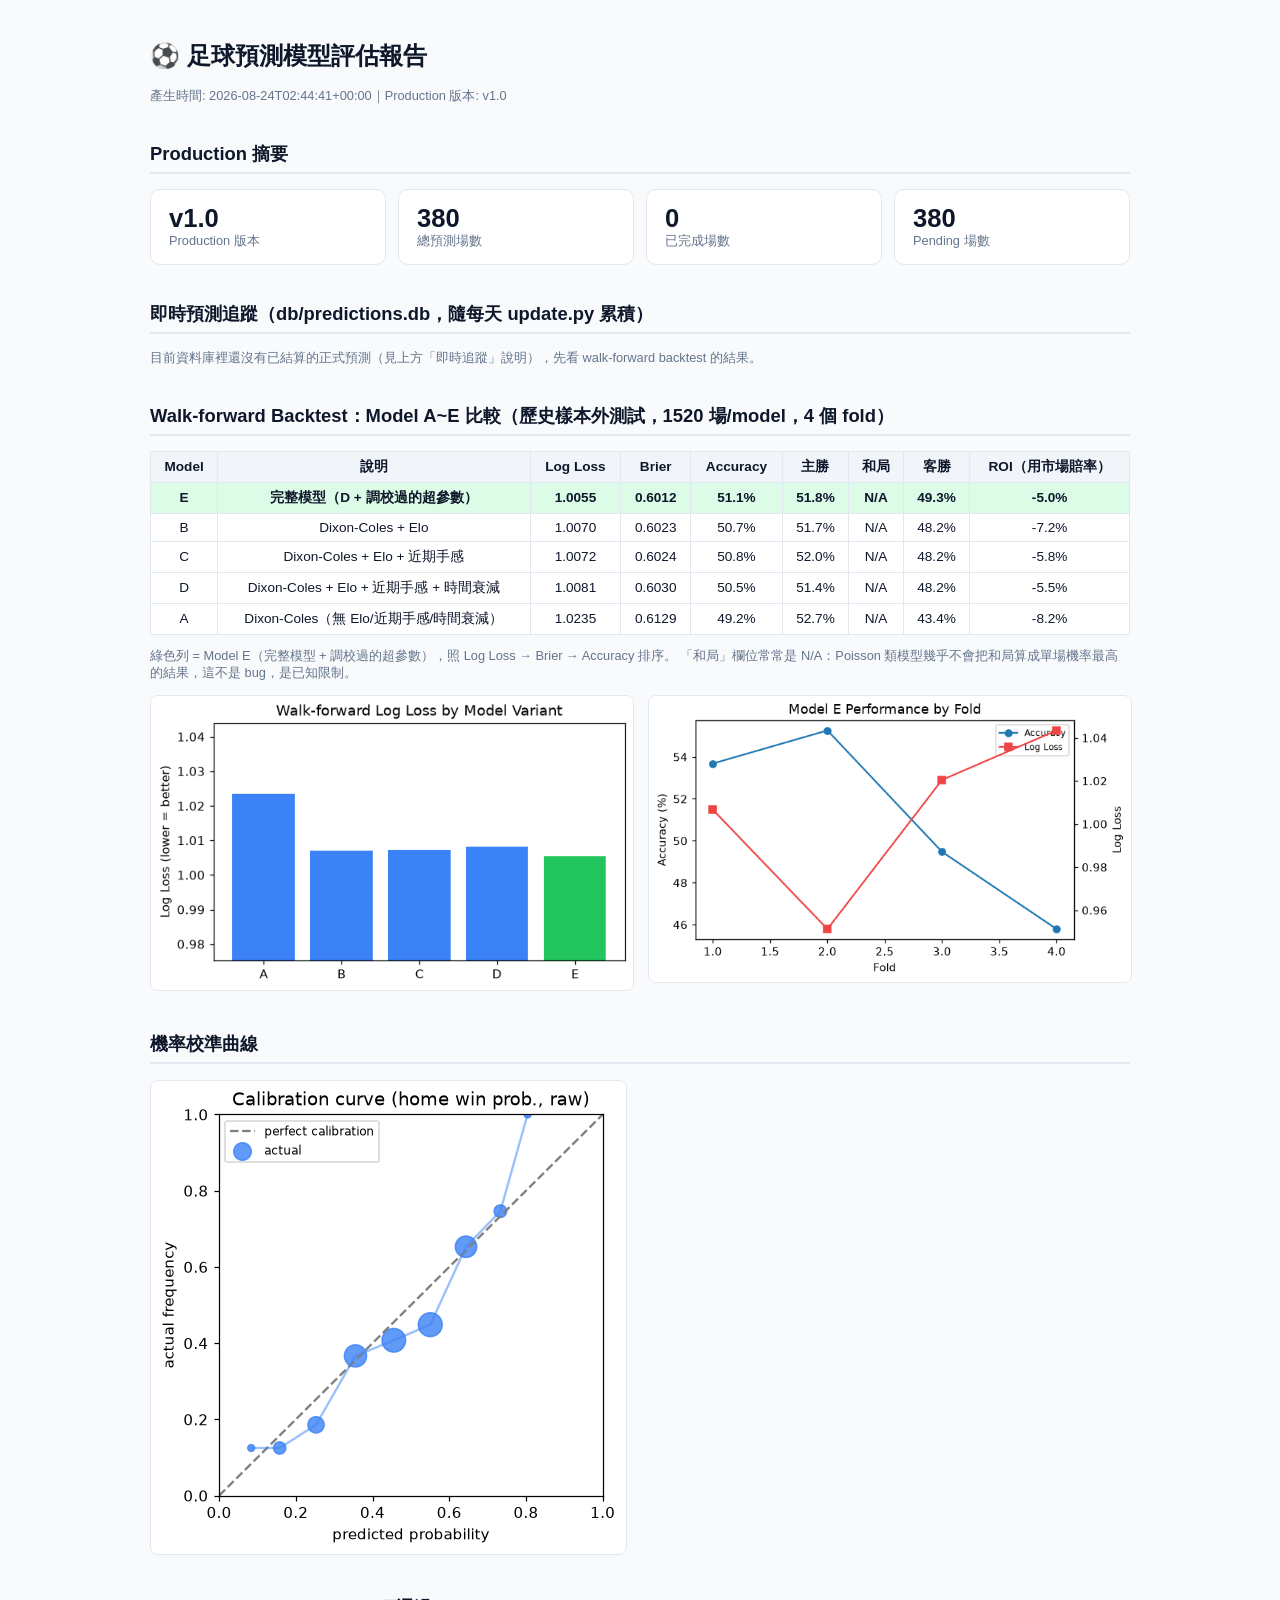
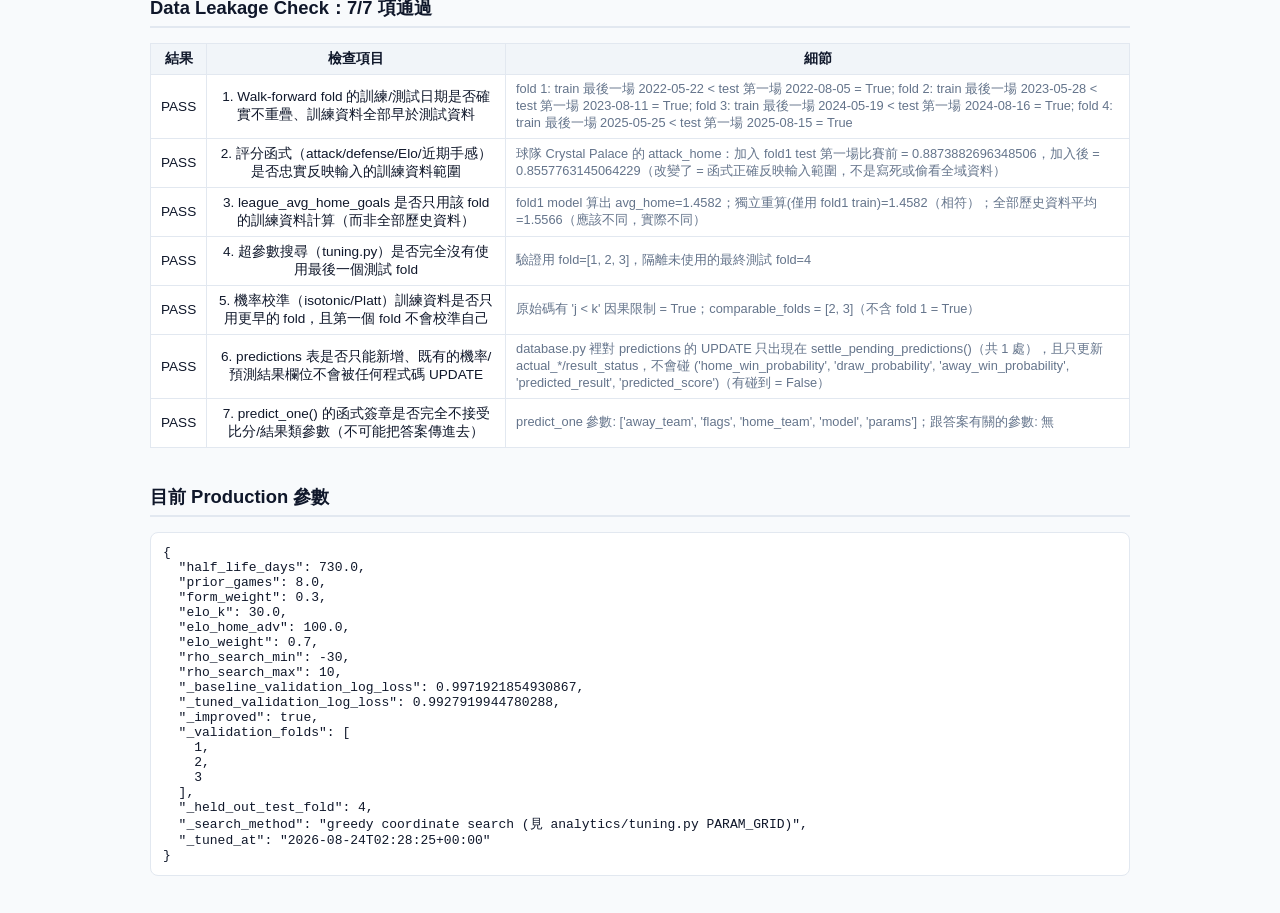
<file: model_report.html>
<!doctype html>
<html lang="zh-Hant"><head><meta charset="utf-8">
<title>模型評估報告</title>
<style>
body { font-family: -apple-system, "Microsoft JhengHei", sans-serif; max-width: 980px; margin: 0 auto; padding: 24px; color:#0f172a; background:#f8fafc; }
h1 { font-size: 1.5rem; }
h2 { font-size: 1.15rem; margin-top: 36px; border-bottom: 2px solid #e2e8f0; padding-bottom: 6px; }
table { border-collapse: collapse; width: 100%; margin: 12px 0; font-size: 0.85rem; background:white; }
th, td { border: 1px solid #e2e8f0; padding: 6px 10px; text-align: center; }
th { background: #f1f5f9; }
.best-row { background: #dcfce7; font-weight: 600; }
.muted { color: #64748b; font-size: 0.8rem; text-align: left; }
.summary-cards { display: flex; gap: 12px; flex-wrap: wrap; }
.card { background: white; border: 1px solid #e2e8f0; border-radius: 10px; padding: 14px 18px; flex: 1 1 160px; }
.card .value { font-size: 1.6rem; font-weight: 700; }
.card .label { font-size: 0.8rem; color: #64748b; }
img { max-width: 100%; border: 1px solid #e2e8f0; border-radius: 8px; background: white; }
.pass { color: #16a34a; font-weight: 700; }
.fail { color: #dc2626; font-weight: 700; }
.charts { display: flex; gap: 16px; flex-wrap: wrap; }
.charts > div { flex: 1 1 400px; }
</style></head>
<body>
<h1>⚽ 足球預測模型評估報告</h1>
<p class="muted">產生時間: 2026-08-24T02:44:41+00:00｜Production 版本: v1.0</p>

<h2>Production 摘要</h2>
<div class="summary-cards">
  <div class="card"><div class="value">v1.0</div><div class="label">Production 版本</div></div>
  <div class="card"><div class="value">380</div><div class="label">總預測場數</div></div>
  <div class="card"><div class="value">0</div><div class="label">已完成場數</div></div>
  <div class="card"><div class="value">380</div><div class="label">Pending 場數</div></div>
</div>

<h2>即時預測追蹤（db/predictions.db，隨每天 update.py 累積）</h2>
<p class='muted'>目前資料庫裡還沒有已結算的正式預測（見上方「即時追蹤」說明），先看 walk-forward backtest 的結果。</p>

<h2>Walk-forward Backtest：Model A~E 比較（歷史樣本外測試，1520 場/model，4 個 fold）</h2>
<table>
<tr><th>Model</th><th>說明</th><th>Log Loss</th><th>Brier</th><th>Accuracy</th><th>主勝</th><th>和局</th><th>客勝</th><th>ROI（用市場賠率）</th></tr>
<tr class='best-row'>
            <td>E</td><td>完整模型（D + 調校過的超參數）</td>
            <td>1.0055</td><td>0.6012</td><td>51.1%</td>
            <td>51.8%</td>
            <td>N/A</td>
            <td>49.3%</td>
            <td>-5.0%</td>
        </tr><tr >
            <td>B</td><td>Dixon-Coles + Elo</td>
            <td>1.0070</td><td>0.6023</td><td>50.7%</td>
            <td>51.7%</td>
            <td>N/A</td>
            <td>48.2%</td>
            <td>-7.2%</td>
        </tr><tr >
            <td>C</td><td>Dixon-Coles + Elo + 近期手感</td>
            <td>1.0072</td><td>0.6024</td><td>50.8%</td>
            <td>52.0%</td>
            <td>N/A</td>
            <td>48.2%</td>
            <td>-5.8%</td>
        </tr><tr >
            <td>D</td><td>Dixon-Coles + Elo + 近期手感 + 時間衰減</td>
            <td>1.0081</td><td>0.6030</td><td>50.5%</td>
            <td>51.4%</td>
            <td>N/A</td>
            <td>48.2%</td>
            <td>-5.5%</td>
        </tr><tr >
            <td>A</td><td>Dixon-Coles（無 Elo/近期手感/時間衰減）</td>
            <td>1.0235</td><td>0.6129</td><td>49.2%</td>
            <td>52.7%</td>
            <td>N/A</td>
            <td>43.4%</td>
            <td>-8.2%</td>
        </tr>
</table>
<p class="muted">綠色列 = Model E（完整模型 + 調校過的超參數），照 Log Loss → Brier → Accuracy 排序。
「和局」欄位常常是 N/A：Poisson 類模型幾乎不會把和局算成單場機率最高的結果，這不是 bug，是已知限制。</p>

<div class="charts">
  <div><img src="[data-uri]"></div>
  <div><img src="[data-uri]"></div>
</div>

<h2>機率校準曲線</h2><div class="charts"><div><img src="[data-uri]"></div></div>

<h2>Data Leakage Check：7/7 項通過</h2>
<table>
<tr><th>結果</th><th>檢查項目</th><th>細節</th></tr>
<tr><td>PASS</td><td>1. Walk-forward fold 的訓練/測試日期是否確實不重疊、訓練資料全部早於測試資料</td><td class='muted'>fold 1: train 最後一場 2022-05-22 &lt; test 第一場 2022-08-05 = True; fold 2: train 最後一場 2023-05-28 &lt; test 第一場 2023-08-11 = True; fold 3: train 最後一場 2024-05-19 &lt; test 第一場 2024-08-16 = True; fold 4: train 最後一場 2025-05-25 &lt; test 第一場 2025-08-15 = True</td></tr><tr><td>PASS</td><td>2. 評分函式（attack/defense/Elo/近期手感）是否忠實反映輸入的訓練資料範圍</td><td class='muted'>球隊 Crystal Palace 的 attack_home：加入 fold1 test 第一場比賽前 = 0.8873882696348506，加入後 = 0.8557763145064229（改變了 = 函式正確反映輸入範圍，不是寫死或偷看全域資料）</td></tr><tr><td>PASS</td><td>3. league_avg_home_goals 是否只用該 fold 的訓練資料計算（而非全部歷史資料）</td><td class='muted'>fold1 model 算出 avg_home=1.4582；獨立重算(僅用 fold1 train)=1.4582（相符）；全部歷史資料平均=1.5566（應該不同，實際不同）</td></tr><tr><td>PASS</td><td>4. 超參數搜尋（tuning.py）是否完全沒有使用最後一個測試 fold</td><td class='muted'>驗證用 fold=[1, 2, 3]，隔離未使用的最終測試 fold=4</td></tr><tr><td>PASS</td><td>5. 機率校準（isotonic/Platt）訓練資料是否只用更早的 fold，且第一個 fold 不會校準自己</td><td class='muted'>原始碼有 'j &lt; k' 因果限制 = True；comparable_folds = [2, 3]（不含 fold 1 = True）</td></tr><tr><td>PASS</td><td>6. predictions 表是否只能新增、既有的機率/預測結果欄位不會被任何程式碼 UPDATE</td><td class='muted'>database.py 裡對 predictions 的 UPDATE 只出現在 settle_pending_predictions()（共 1 處），且只更新 actual_*/result_status，不會碰 ('home_win_probability', 'draw_probability', 'away_win_probability', 'predicted_result', 'predicted_score')（有碰到 = False）</td></tr><tr><td>PASS</td><td>7. predict_one() 的函式簽章是否完全不接受比分/結果類參數（不可能把答案傳進去）</td><td class='muted'>predict_one 參數: ['away_team', 'flags', 'home_team', 'model', 'params']；跟答案有關的參數: 無</td></tr>
</table>

<h2>目前 Production 參數</h2>
<pre style="background:white;border:1px solid #e2e8f0;border-radius:8px;padding:12px;overflow-x:auto;">{
  "half_life_days": 730.0,
  "prior_games": 8.0,
  "form_weight": 0.3,
  "elo_k": 30.0,
  "elo_home_adv": 100.0,
  "elo_weight": 0.7,
  "rho_search_min": -30,
  "rho_search_max": 10,
  "_baseline_validation_log_loss": 0.9971921854930867,
  "_tuned_validation_log_loss": 0.9927919944780288,
  "_improved": true,
  "_validation_folds": [
    1,
    2,
    3
  ],
  "_held_out_test_fold": 4,
  "_search_method": "greedy coordinate search (見 analytics/tuning.py PARAM_GRID)",
  "_tuned_at": "2026-08-24T02:28:25+00:00"
}</pre>

</body></html>
</file>
